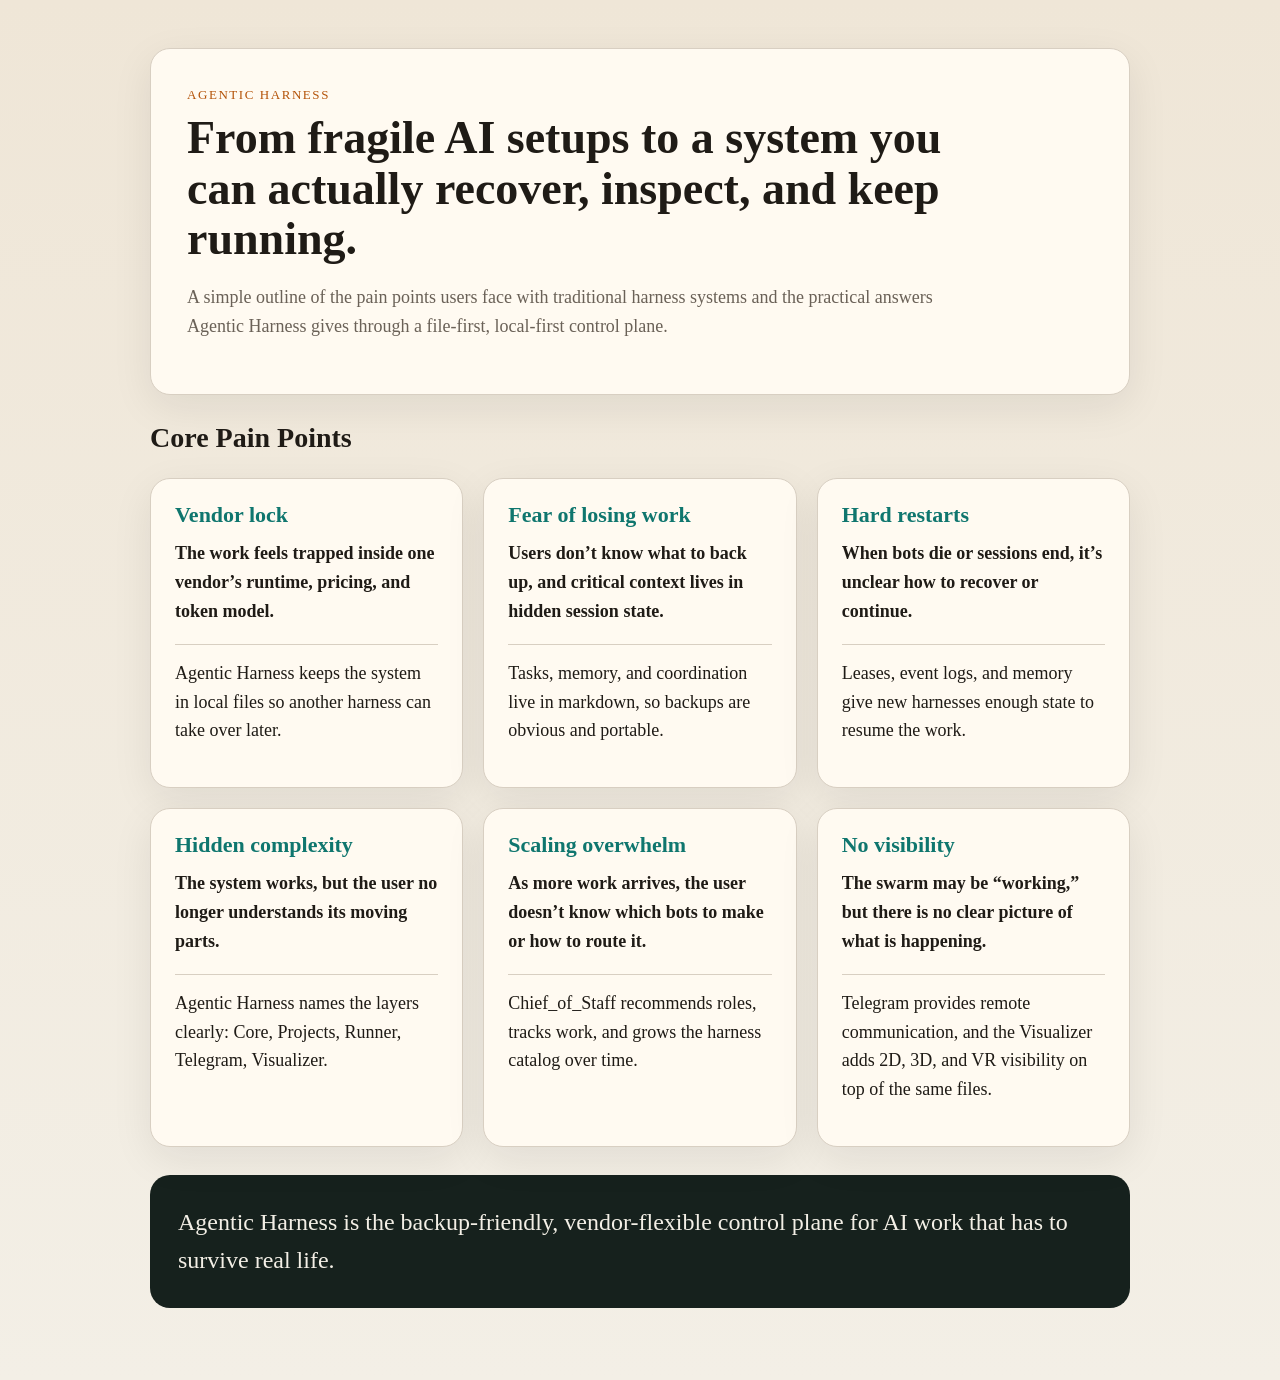
<file: PAIN_POINTS_AND_SOLUTIONS.html>
<!doctype html>
<html lang="en">
<head>
  <meta charset="utf-8" />
  <meta name="viewport" content="width=device-width, initial-scale=1" />
  <title>Agentic Harness - Pain Points and Solutions</title>
  <style>
    :root {
      --bg: #f3efe6;
      --paper: #fffaf1;
      --ink: #1f1b16;
      --muted: #6a6157;
      --accent: #0f766e;
      --accent-2: #b45309;
      --line: #d8cfc2;
    }
    body {
      margin: 0;
      font-family: Georgia, "Times New Roman", serif;
      background: linear-gradient(180deg, #efe6d7 0%, var(--bg) 100%);
      color: var(--ink);
    }
    .wrap {
      max-width: 980px;
      margin: 0 auto;
      padding: 48px 24px 72px;
    }
    .hero, .card {
      background: var(--paper);
      border: 1px solid var(--line);
      border-radius: 20px;
      box-shadow: 0 12px 40px rgba(31, 27, 22, 0.08);
    }
    .hero {
      padding: 36px;
      margin-bottom: 28px;
    }
    h1, h2, h3 {
      margin: 0 0 12px;
      line-height: 1.1;
    }
    h1 {
      font-size: 46px;
      max-width: 760px;
    }
    h2 {
      font-size: 28px;
      margin-bottom: 18px;
    }
    h3 {
      font-size: 22px;
      color: var(--accent);
    }
    p, li {
      font-size: 18px;
      line-height: 1.6;
      color: var(--ink);
    }
    .sub {
      color: var(--muted);
      max-width: 760px;
    }
    .grid {
      display: grid;
      grid-template-columns: repeat(auto-fit, minmax(280px, 1fr));
      gap: 20px;
      margin-top: 24px;
    }
    .card {
      padding: 24px;
    }
    .label {
      display: inline-block;
      font-size: 13px;
      letter-spacing: 0.12em;
      text-transform: uppercase;
      color: var(--accent-2);
      margin-bottom: 10px;
    }
    .pain {
      font-weight: bold;
      margin-top: 10px;
    }
    .solution {
      margin-top: 14px;
      border-top: 1px solid var(--line);
      padding-top: 14px;
    }
    .footer {
      margin-top: 28px;
      padding: 28px;
      background: #16211d;
      color: #f3efe6;
      border-radius: 20px;
    }
    .footer p {
      color: #f3efe6;
      margin: 0;
      font-size: 24px;
    }
  </style>
</head>
<body>
  <div class="wrap">
    <section class="hero">
      <div class="label">Agentic Harness</div>
      <h1>From fragile AI setups to a system you can actually recover, inspect, and keep running.</h1>
      <p class="sub">A simple outline of the pain points users face with traditional harness systems and the practical answers Agentic Harness gives through a file-first, local-first control plane.</p>
    </section>

    <section>
      <h2>Core Pain Points</h2>
      <div class="grid">
        <article class="card">
          <h3>Vendor lock</h3>
          <p class="pain">The work feels trapped inside one vendor’s runtime, pricing, and token model.</p>
          <p class="solution">Agentic Harness keeps the system in local files so another harness can take over later.</p>
        </article>
        <article class="card">
          <h3>Fear of losing work</h3>
          <p class="pain">Users don’t know what to back up, and critical context lives in hidden session state.</p>
          <p class="solution">Tasks, memory, and coordination live in markdown, so backups are obvious and portable.</p>
        </article>
        <article class="card">
          <h3>Hard restarts</h3>
          <p class="pain">When bots die or sessions end, it’s unclear how to recover or continue.</p>
          <p class="solution">Leases, event logs, and memory give new harnesses enough state to resume the work.</p>
        </article>
        <article class="card">
          <h3>Hidden complexity</h3>
          <p class="pain">The system works, but the user no longer understands its moving parts.</p>
          <p class="solution">Agentic Harness names the layers clearly: Core, Projects, Runner, Telegram, Visualizer.</p>
        </article>
        <article class="card">
          <h3>Scaling overwhelm</h3>
          <p class="pain">As more work arrives, the user doesn’t know which bots to make or how to route it.</p>
          <p class="solution">Chief_of_Staff recommends roles, tracks work, and grows the harness catalog over time.</p>
        </article>
        <article class="card">
          <h3>No visibility</h3>
          <p class="pain">The swarm may be “working,” but there is no clear picture of what is happening.</p>
          <p class="solution">Telegram provides remote communication, and the Visualizer adds 2D, 3D, and VR visibility on top of the same files.</p>
        </article>
      </div>
    </section>

    <section class="footer">
      <p>Agentic Harness is the backup-friendly, vendor-flexible control plane for AI work that has to survive real life.</p>
    </section>
  </div>
</body>
</html>
</file>
